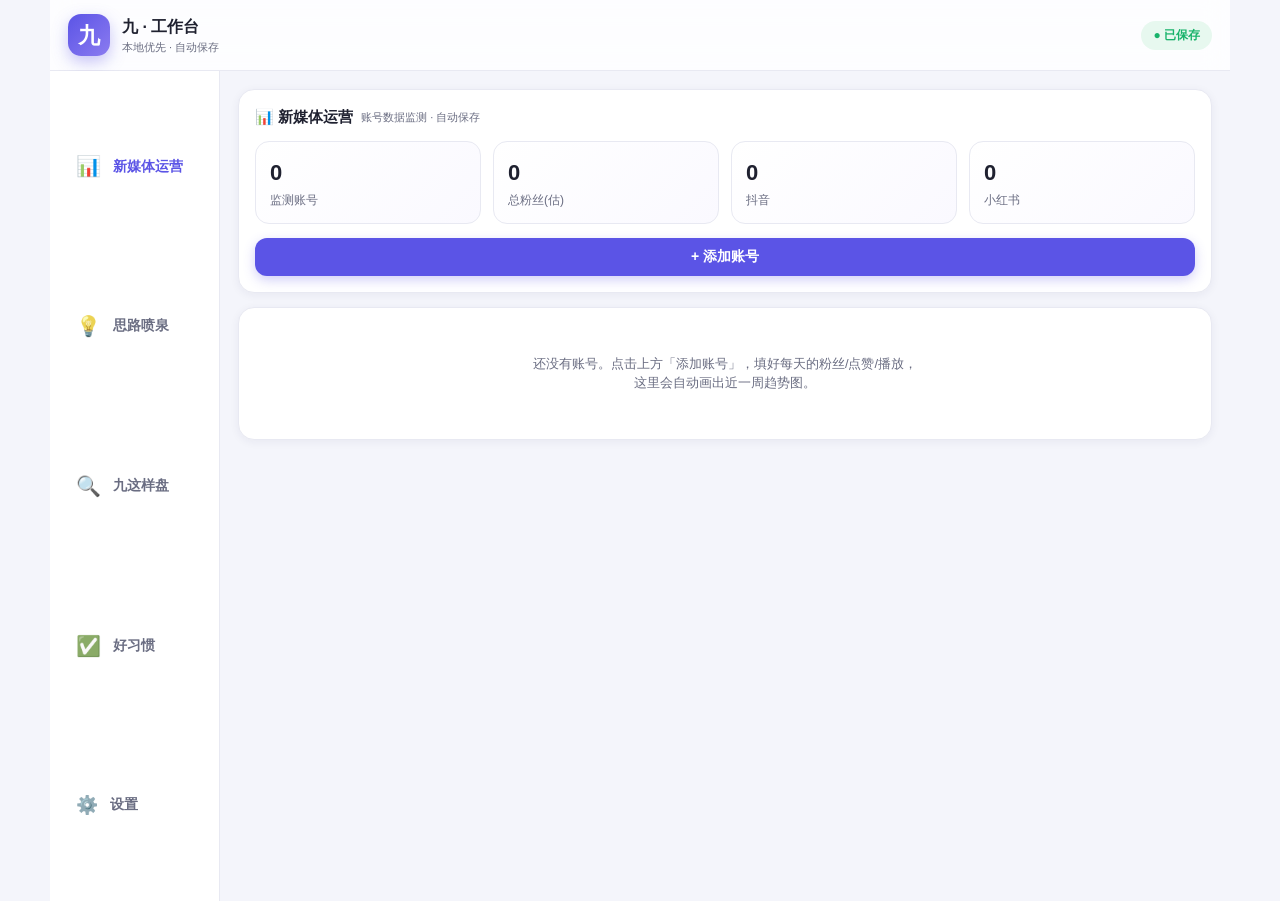
<file: index.html>
<!DOCTYPE html>
<html lang="zh-CN">
<head>
<meta charset="UTF-8" />
<meta name="viewport" content="width=device-width, initial-scale=1.0, viewport-fit=cover, maximum-scale=1.0, user-scalable=no" />
<meta name="theme-color" content="#5b54e6" />
<meta name="apple-mobile-web-app-capable" content="yes" />
<meta name="apple-mobile-web-app-status-bar-style" content="black-translucent" />
<meta name="apple-mobile-web-app-title" content="九·工作台" />
<title>九 · 个人工作台</title>
<link rel="manifest" href="manifest.webmanifest" />
<link rel="apple-touch-icon" href="icon.svg" />
<link rel="icon" href="icon.svg" type="image/svg+xml" />
<link rel="stylesheet" href="styles.css" />
</head>
<body>
<div id="app">
  <!-- 顶部栏 -->
  <header class="topbar">
    <div class="brand">
      <div class="brand-logo">九</div>
      <div class="brand-text">
        <div class="brand-name">九 · 工作台</div>
        <div class="brand-sub" id="brandSub">本地优先 · 自动保存</div>
      </div>
    </div>
    <button class="sync-pill" id="saveState" title="数据已自动保存">● 已保存</button>
  </header>

  <!-- 主内容区 -->
  <main id="view" class="view"></main>

  <!-- 底部导航（移动端）/ 侧边（桌面端由CSS控制） -->
  <nav class="tabbar" id="tabbar">
    <button class="tab" data-view="ops"><span class="tab-ico">📊</span><span>新媒体运营</span></button>
    <button class="tab" data-view="idea"><span class="tab-ico">💡</span><span>思路喷泉</span></button>
    <button class="tab" data-view="review"><span class="tab-ico">🔍</span><span>九这样盘</span></button>
    <button class="tab" data-view="habit"><span class="tab-ico">✅</span><span>好习惯</span></button>
    <button class="tab" data-view="more"><span class="tab-ico">⚙️</span><span>设置</span></button>
  </nav>
</div>

<!-- 通用弹窗容器 -->
<div id="modalRoot" class="modal-root hidden"></div>
<!-- 轻提示 -->
<div id="toast" class="toast hidden"></div>

<script src="app.js"></script>
</body>
</html>
</file>
<file: styles.css>
:root{
  --bg:#f4f5fb;
  --panel:#ffffff;
  --ink:#1f2130;
  --ink-soft:#6a6d82;
  --line:#e8e9f2;
  --brand:#5b54e6;
  --brand-2:#8b7bf0;
  --brand-soft:#efedff;
  --ok:#19b36b;
  --warn:#f0a020;
  --bad:#e8554e;
  --radius:16px;
  --shadow:0 6px 24px rgba(40,40,90,.08);
  --shadow-sm:0 2px 10px rgba(40,40,90,.06);
  --tabbar-h:64px;
  --safe-b:env(safe-area-inset-bottom,0px);
}
*{box-sizing:border-box;-webkit-tap-highlight-color:transparent}
html,body{margin:0;padding:0}
body{
  font-family:-apple-system,BlinkMacSystemFont,"PingFang SC","Hiragino Sans GB","Microsoft YaHei",sans-serif;
  background:var(--bg);color:var(--ink);
  line-height:1.5;-webkit-font-smoothing:antialiased;
  font-size:15px;
}
button{font-family:inherit;cursor:pointer;border:none;background:none;color:inherit}
input,textarea,select{font-family:inherit;font-size:15px}
a{color:var(--brand);text-decoration:none}

#app{max-width:1180px;margin:0 auto;min-height:100vh;display:flex;flex-direction:column;
  padding-bottom:calc(var(--tabbar-h) + var(--safe-b))}

/* 顶部栏 */
.topbar{position:sticky;top:0;z-index:30;display:flex;align-items:center;justify-content:space-between;
  padding:14px 18px;background:rgba(255,255,255,.82);backdrop-filter:blur(12px);
  border-bottom:1px solid var(--line)}
.brand{display:flex;align-items:center;gap:12px}
.brand-logo{width:42px;height:42px;border-radius:13px;background:linear-gradient(135deg,var(--brand),var(--brand-2));
  color:#fff;font-weight:800;font-size:22px;display:flex;align-items:center;justify-content:center;
  box-shadow:0 6px 16px rgba(91,84,230,.35)}
.brand-name{font-weight:700;font-size:16px}
.brand-sub{font-size:11px;color:var(--ink-soft)}
.sync-pill{font-size:12px;color:var(--ok);background:#e7f8ef;padding:6px 12px;border-radius:999px;font-weight:600}
.sync-pill.dirty{color:var(--warn);background:#fdf2dc}

/* 视图容器 */
.view{flex:1;padding:18px;animation:fade .25s ease}
@keyframes fade{from{opacity:0;transform:translateY(6px)}to{opacity:1;transform:none}}

/* 通用卡片 */
.card{background:var(--panel);border-radius:var(--radius);box-shadow:var(--shadow-sm);
  padding:16px;margin-bottom:14px;border:1px solid var(--line)}
.card h3{margin:0 0 12px;font-size:15px;display:flex;align-items:center;gap:8px}
.card h3 .tag{font-size:11px;color:var(--ink-soft);font-weight:500}
.grid{display:grid;gap:14px}
.section-title{font-size:13px;color:var(--ink-soft);font-weight:600;margin:6px 2px 10px;letter-spacing:.3px}
.muted{color:var(--ink-soft);font-size:13px}
.empty{text-align:center;color:var(--ink-soft);padding:30px 10px;font-size:13px}

/* 按钮 */
.btn{display:inline-flex;align-items:center;justify-content:center;gap:6px;padding:10px 16px;
  border-radius:12px;background:var(--brand);color:#fff;font-weight:600;font-size:14px;
  box-shadow:0 4px 12px rgba(91,84,230,.28);transition:transform .08s}
.btn:active{transform:scale(.97)}
.btn.ghost{background:var(--brand-soft);color:var(--brand);box-shadow:none}
.btn.soft{background:#f0f1f8;color:var(--ink);box-shadow:none}
.btn.danger{background:#fdeceb;color:var(--bad);box-shadow:none}
.confirm-root{position:fixed;inset:0;background:rgba(20,22,34,.45);display:flex;align-items:center;justify-content:center;z-index:60;padding:20px}
.confirm-root.hidden{display:none}
.confirm-card{background:#fff;border-radius:18px;max-width:340px;width:100%;padding:20px;box-shadow:0 20px 60px rgba(0,0,0,.25);animation:pop .18s ease}
.confirm-card .ct{font-size:16px;font-weight:800;margin-bottom:8px}
.confirm-card .cm{font-size:14px;color:var(--ink-soft);line-height:1.6;margin-bottom:16px}
.confirm-card .crow{display:flex;gap:10px}
.confirm-card .crow .btn{flex:1}
@keyframes pop{from{transform:scale(.94);opacity:0}to{transform:scale(1);opacity:1}}
.btn.block{width:100%}
.btn.sm{padding:7px 12px;font-size:13px}

/* 表单 */
.field{margin-bottom:12px}
.field label{display:block;font-size:13px;color:var(--ink-soft);margin-bottom:5px;font-weight:600}
.field input,.field textarea,.field select{width:100%;padding:11px 12px;border:1px solid var(--line);
  border-radius:11px;background:#fbfbfe;color:var(--ink);outline:none;transition:border .15s}
.field input:focus,.field textarea:focus,.field select:focus{border-color:var(--brand);background:#fff}
.field textarea{resize:vertical;min-height:80px}

/* 底部标签栏 */
.tabbar{position:fixed;left:0;right:0;bottom:0;z-index:30;display:flex;
  background:rgba(255,255,255,.92);backdrop-filter:blur(14px);
  border-top:1px solid var(--line);padding-bottom:var(--safe-b);
  max-width:1180px;margin:0 auto}
.tab{flex:1;display:flex;flex-direction:column;align-items:center;gap:3px;padding:9px 2px 8px;
  color:var(--ink-soft);font-size:11px;font-weight:600}
.tab .tab-ico{font-size:19px;filter:grayscale(.4)}
.tab.active{color:var(--brand)}
.tab.active .tab-ico{filter:none;transform:translateY(-1px)}
.tabbar .tab:nth-child(5) .tab-ico{font-size:18px}

/* 桌面端：侧边导航 */
@media(min-width:860px){
  #app{flex-direction:row;flex-wrap:wrap;padding-bottom:0}
  .topbar{order:1;width:100%}
  .tabbar{position:sticky;top:70px;bottom:auto;left:auto;right:auto;order:2;flex-direction:column;
    width:170px;height:calc(100vh - 70px);border-top:none;border-right:1px solid var(--line);
    padding:18px 12px;gap:4px;background:#fff;margin:0}
  .tab{flex-direction:row;justify-content:flex-start;gap:12px;padding:13px 14px;font-size:14px;
    border-radius:13px}
  .tab .tab-ico{font-size:20px}
  .view{order:3;flex:1;width:auto;max-width:none;min-height:calc(100vh - 70px)}
}

/* 统计小卡 */
.stat-row{display:grid;grid-template-columns:repeat(2,1fr);gap:12px}
@media(min-width:560px){.stat-row{grid-template-columns:repeat(4,1fr)}}
.stat{background:linear-gradient(135deg,#fff,#faf9ff);border:1px solid var(--line);
  border-radius:14px;padding:14px}
.stat .v{font-size:22px;font-weight:800}
.stat .k{font-size:12px;color:var(--ink-soft);margin-top:2px}

/* 账号/列表项 */
.item{display:flex;align-items:center;gap:12px;padding:13px;border:1px solid var(--line);
  border-radius:13px;background:#fff;margin-bottom:10px;cursor:pointer;transition:.12s}
.item:active{transform:scale(.99)}
.item:hover{border-color:var(--brand-2)}
.item .ava{width:44px;height:44px;border-radius:12px;display:flex;align-items:center;justify-content:center;
  font-size:20px;flex:0 0 auto}
.ava.douyin{background:#fdeaf0;color:#ff2c55}
.ava.xhs{background:#ffeef0;color:#ff2442}
.item .meta{flex:1;min-width:0}
.item .meta .t{font-weight:700;font-size:15px;white-space:nowrap;overflow:hidden;text-overflow:ellipsis}
.item .meta .s{font-size:12px;color:var(--ink-soft)}
.item .arrow{color:var(--ink-soft);font-size:18px}

/* 赛道标签 */
.chips{display:flex;flex-wrap:wrap;gap:8px}
.chip{padding:7px 13px;border-radius:999px;background:#f0f1f8;font-size:13px;font-weight:600;color:var(--ink-soft)}
.chip.active{background:var(--brand);color:#fff}

/* 热点卡 */
.hot{border:1px solid var(--line);border-radius:13px;padding:13px;margin-bottom:10px;background:#fff}
.hot .htop{display:flex;align-items:flex-start;gap:10px}
.hot .rank{flex:0 0 auto;width:24px;height:24px;border-radius:8px;background:var(--brand-soft);
  color:var(--brand);font-weight:800;font-size:13px;display:flex;align-items:center;justify-content:center}
.hot .htitle{flex:1;font-weight:700;font-size:14px;line-height:1.4}
.hot .heat{font-size:12px;color:var(--bad);font-weight:700;white-space:nowrap}
.hot .hmeta{display:flex;align-items:center;gap:10px;margin-top:8px;flex-wrap:wrap}
.hot .track{font-size:11px;background:#eef0fa;color:var(--ink-soft);padding:3px 8px;border-radius:8px}
.hot .link{font-size:12px}
.hot .actions{display:flex;gap:8px;margin-top:10px}

/* 弹窗 */
.modal-root{position:fixed;inset:0;z-index:60;background:rgba(20,20,40,.45);
  display:flex;align-items:flex-end;justify-content:center}
@media(min-width:720px){.modal-root{align-items:center}}
.modal-root.hidden{display:none}
.sheet{position:relative;background:#fff;width:100%;max-width:560px;border-radius:20px 20px 0 0;
  padding:20px;max-height:90vh;overflow:auto;animation:slideup .25s ease}
@media(min-width:720px){.sheet{border-radius:20px}}
@keyframes slideup{from{transform:translateY(40px);opacity:.6}to{transform:none;opacity:1}}
.sheet h2{margin:0 0 14px;font-size:17px;padding-right:30px}
.sheet .close{position:absolute;top:12px;right:12px;width:32px;height:32px;display:flex;align-items:center;justify-content:center;
  font-size:22px;color:var(--ink-soft);line-height:1;cursor:pointer;z-index:10;padding:0;border-radius:9px;
  user-select:none;-webkit-user-select:none;transition:background .15s}
.sheet .close:hover{background:#f0f1f8;color:#1f2130}

/* toast */
.toast{position:fixed;left:50%;bottom:90px;transform:translateX(-50%);z-index:80;
  background:#1f2130;color:#fff;padding:10px 18px;border-radius:999px;font-size:13px;
  box-shadow:0 8px 24px rgba(0,0,0,.25);animation:fade .2s}
.toast.hidden{display:none}

/* 日历 */
.cal{width:100%;border-collapse:collapse}
.cal th,.cal td{text-align:center;padding:0;height:46px;font-size:13px}
.cal th{color:var(--ink-soft);font-weight:600;font-size:12px;height:34px}
.cal td .cell{width:100%;height:100%;display:flex;flex-direction:column;align-items:center;justify-content:center;
  border-radius:10px;position:relative;cursor:pointer}
.cal td .cell.has{background:var(--brand-soft)}
.cal td .cell.today{outline:2px solid var(--brand);outline-offset:-2px}
.cal td .cell .dot{position:absolute;bottom:5px;width:5px;height:5px;border-radius:50%;background:var(--brand)}
.cal td .cell.sel{background:var(--brand);color:#fff}
.cal td .cell.sel .dot{background:#fff}

/* 习惯行 */
.habit{display:flex;align-items:center;gap:10px;padding:11px 13px;border:1px solid var(--line);
  border-radius:12px;margin-bottom:8px;background:#fff}
.habit .hname{flex:1;font-weight:600}
.habit .hcount{font-size:12px;color:var(--ink-soft)}
.toggle{width:52px;height:30px;border-radius:999px;background:#e3e5ef;position:relative;transition:.2s;flex:0 0 auto}
.toggle.on{background:var(--ok)}
.toggle::after{content:"";position:absolute;top:3px;left:3px;width:24px;height:24px;border-radius:50%;background:#fff;
  transition:.2s;box-shadow:0 2px 5px rgba(0,0,0,.2)}
.toggle.on::after{left:25px}

/* 总结 */
.sum-grid{display:grid;grid-template-columns:repeat(auto-fill,minmax(150px,1fr));gap:12px}
.sum{border:1px solid var(--line);border-radius:13px;padding:13px;background:#fff}
.sum .nm{font-weight:700;font-size:14px;margin-bottom:6px}
.sum .bar{height:8px;border-radius:99px;background:#eef0fa;overflow:hidden;margin:6px 0}
.sum .bar i{display:block;height:100%;background:var(--brand);border-radius:99px}
.sum .nums{font-size:12px;color:var(--ink-soft)}

/* AI 聊天 */
.chat{max-height:52vh;overflow:auto;display:flex;flex-direction:column;gap:10px;margin-bottom:12px}
.msg{padding:10px 13px;border-radius:13px;font-size:14px;max-width:88%;white-space:pre-wrap;line-height:1.55}
.msg.me{align-self:flex-end;background:var(--brand);color:#fff;border-bottom-right-radius:4px}
.msg.ai{align-self:flex-start;background:#f0f1f8;border-bottom-left-radius:4px}
.chat-input{display:flex;gap:8px}
.chat-input textarea{flex:1;min-height:44px;max-height:120px}

/* 平台徽标 */
.pf{font-size:11px;font-weight:700;padding:2px 7px;border-radius:7px}
.pf.douyin{background:#fdeaf0;color:#ff2c55}
.pf.xhs{background:#ffeef0;color:#ff2442}
.pf.bili{background:#e3f0ff;color:#00a1d6}

/* 评分条 */
.score{display:flex;align-items:center;gap:8px;margin:8px 0}
.score .lab{width:56px;font-size:13px;color:var(--ink-soft)}
.score .track{flex:1;height:8px;background:#eef0fa;border-radius:99px;overflow:hidden}
.score .track i{display:block;height:100%;background:var(--warn);border-radius:99px}

.split{display:grid;gap:14px}
@media(min-width:760px){.split{grid-template-columns:1.1fr .9fr}}
.note{border-left:3px solid var(--brand-2);background:var(--brand-soft);padding:10px 12px;border-radius:0 10px 10px 0;
  font-size:13px;color:#4a4670;margin:10px 0}
.warnbox{border-left:3px solid var(--warn);background:#fdf6e8;padding:10px 12px;border-radius:0 10px 10px 0;
  font-size:12.5px;color:#8a6a1f;margin:10px 0}

/* 小日记（每天可记多篇） */
.diary-item{background:#f6f7fc;border-radius:12px;padding:10px 12px;margin-bottom:8px}
.diary-meta{display:flex;align-items:center;justify-content:space-between;margin-bottom:5px}
.diary-time{font-size:12px;color:var(--ink-soft)}
.diary-del{border:none;background:transparent;color:#c0392b;font-size:18px;line-height:1;cursor:pointer;padding:0 4px}
.diary-text{font-size:14px;white-space:pre-wrap;word-break:break-word}
</file>
